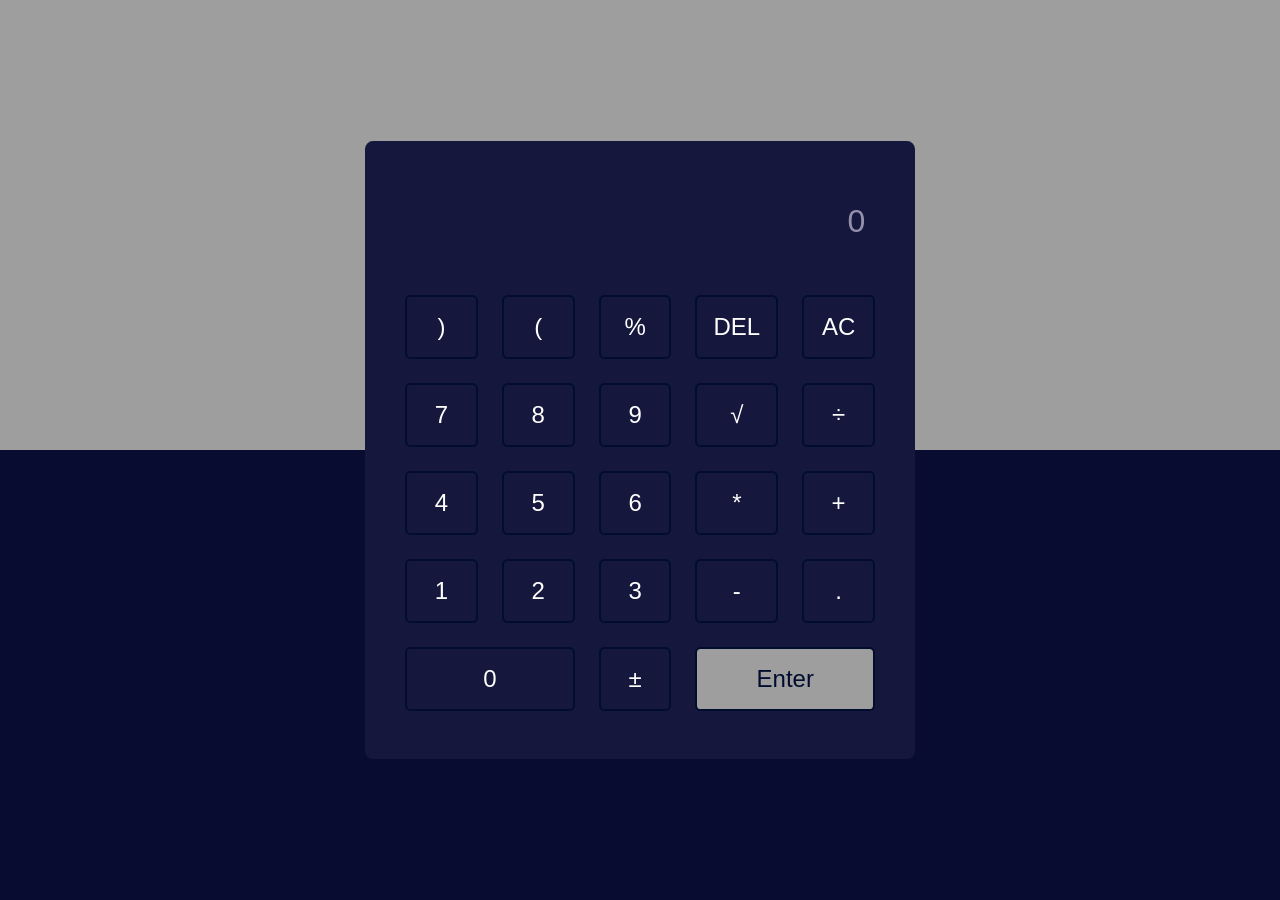
<file: Calculator/index.html>
<!DOCTYPE html>
<html lang="en">
  <head>
    <meta charset="UTF-8" />
    <meta http-equiv="X-UA-Compatible" content="IE=edge" />
    <meta name="viewport" content="width=device-width, initial-scale=1.0" />
    <link rel="stylesheet" href="style.css" />
    <title>Calculator</title>
  </head>
  <body>
    <div class="calculator">
      <div class="display">
        <input type="text" placeholder="0" id="input" disabled />
      </div>
      <div class="buttons">
        <div class="button">)</div>
        <div class="button">(</div>
        <div class="button">%</div>
        <div class="button">DEL</div>
        <div class="button">AC</div>
        <div class="button">7</div>
        <div class="button">8</div>
        <div class="button">9</div>
        <div class="button">√</div>
        <div class="button">÷</div>
        <div class="button">4</div>
        <div class="button">5</div>
        <div class="button">6</div>
        <div class="button">*</div>
        <div class="button">+</div>
        <div class="button">1</div>
        <div class="button">2</div>
        <div class="button">3</div>
        <div class="button">-</div>
        <div class="button">.</div>
        <div class="button" id="zero">0</div>
        <div class="button">±</div>
        <div class="button" id="enter">Enter</div>
      </div>
    </div>

    <script src="script.js"></script>
  </body>
</html>
</file>
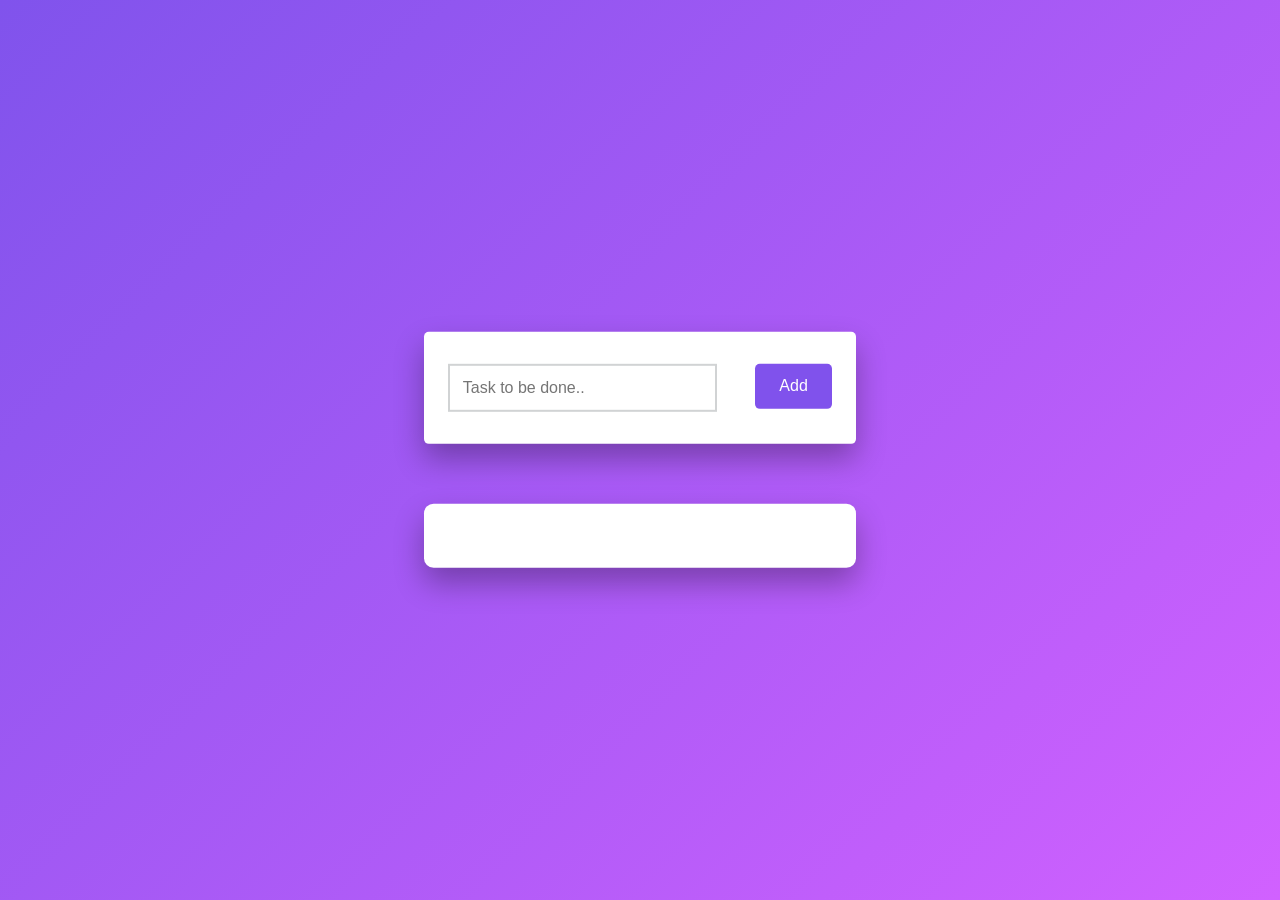
<file: ToDo-List/index.html>
<!DOCTYPE html>
<html lang="en">
  <head>
    <meta charset="UTF-8" />
    <meta http-equiv="X-UA-Compatible" content="IE=edge" />
    <meta name="viewport" content="width=device-width, initial-scale=1.0" />

    <title>To do list</title>
    <link rel="stylesheet" href="style.css" />
    <link
      rel="stylesheet"
      href="https://cdnjs.cloudflare.com/ajax/libs/font-awesome/5.15.4/css/all.min.css"
    />
  </head>
  <body>
    <div class="container">
      <div id="newtask">
        <input type="text" placeholder="Task to be done.." />
        <button id="push">Add</button>
      </div>
      <div id="tasks"></div>
    </div>
    <script src="script.js"></script>
  </body>
</html>
</file>
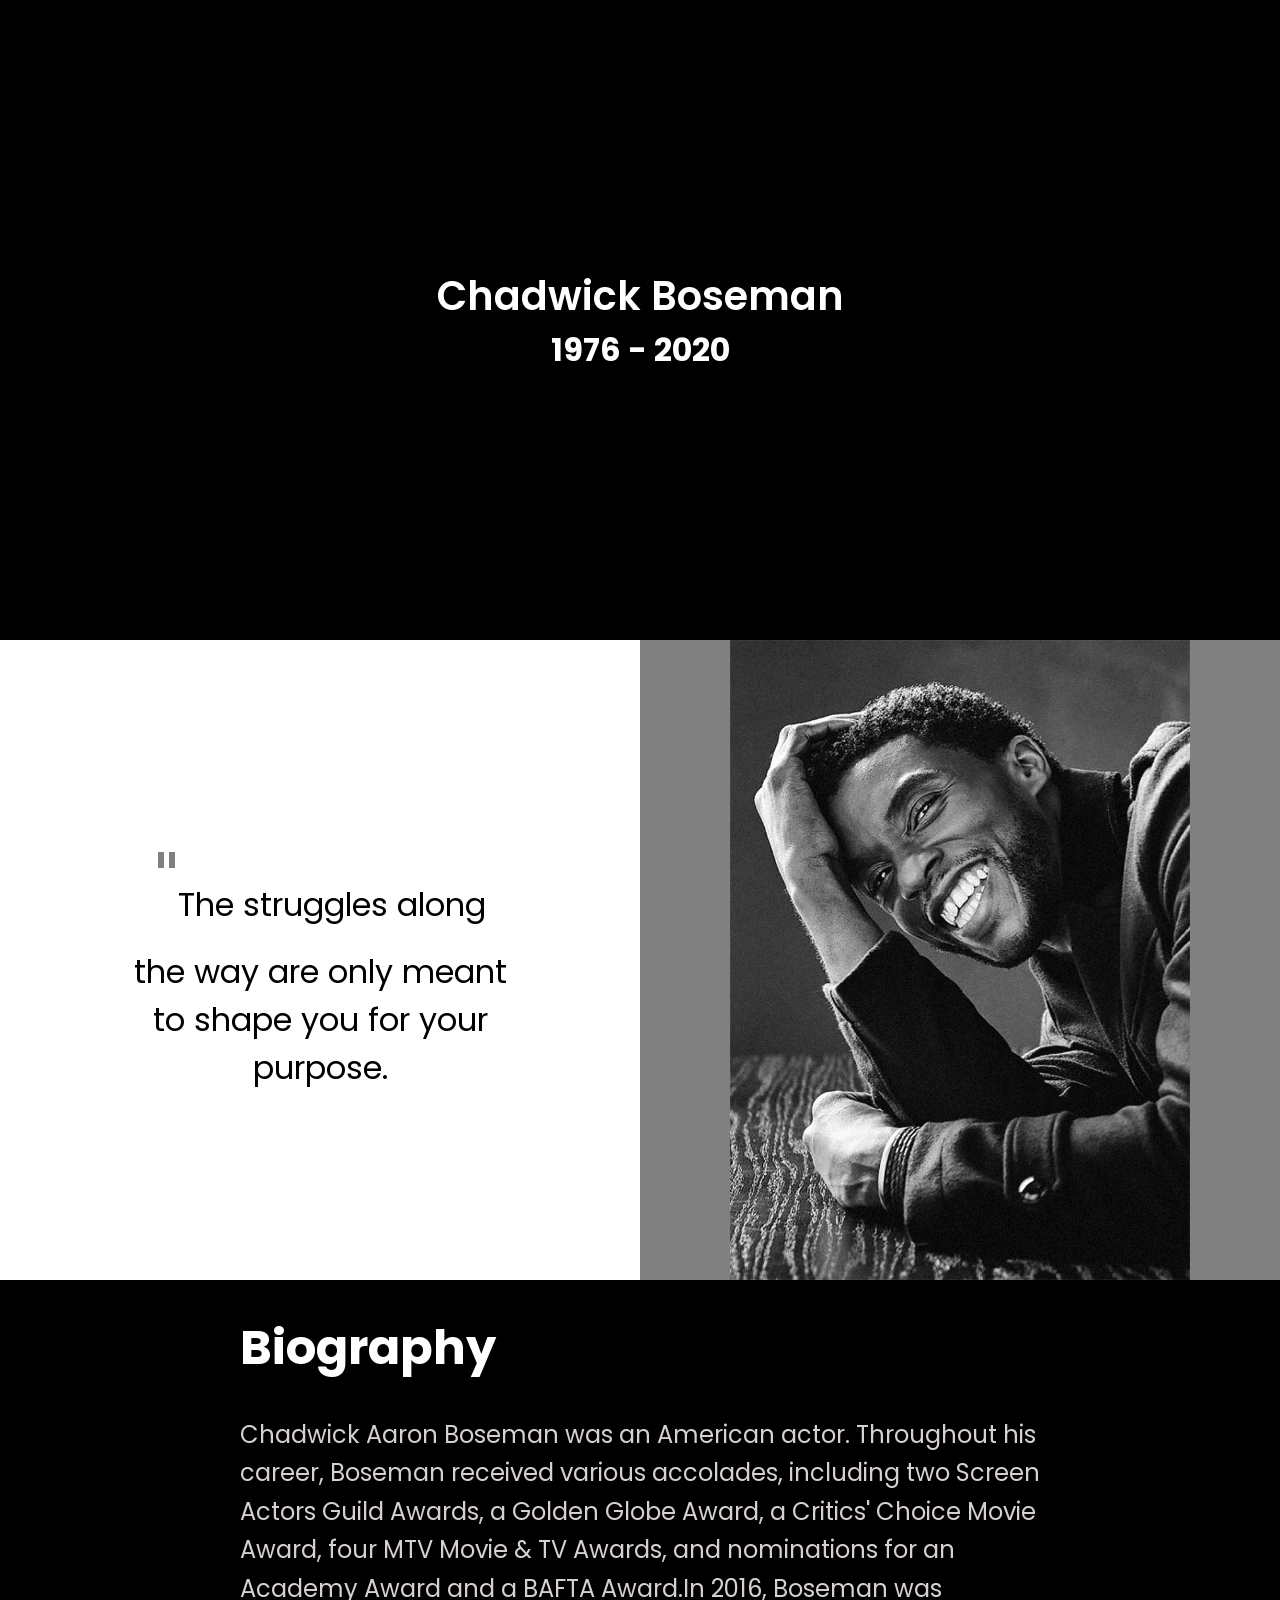
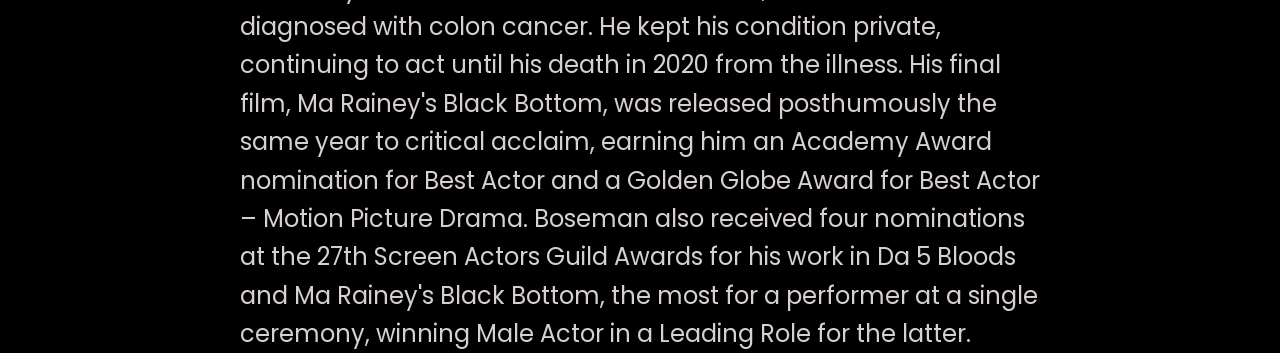
<file: TributePage/index.html>
<!DOCTYPE html>
<html lang="en">
  <head>
    <meta charset="UTF-8" />
    <meta http-equiv="X-UA-Compatible" content="IE=edge" />
    <meta
      name="viewport"
      content="width=
    , initial-scale=1.0"
    />
    <link rel="stylesheet" href="style.css" />
    <link
      href="https://unpkg.com/boxicons@2.1.2/css/boxicons.min.css"
      rel="stylesheet"
    />
    <title>Chadwick Boseman</title>
  </head>
  <body>
    <section class="name">
      <div class="content">
        <h1 class="title">Chadwick Boseman</h1>
        <h3 class="date">1976 - 2020</h3>
      </div>
    </section>
    <section class="quote">
      <div class="container">
        <div class="word">
          <p>
            <span>"</span>The struggles along the way are only meant to shape
            you for your purpose.
          </p>
        </div>
        <div class="image"><img src="avatar2.jpg" alt="" /></div>
      </div>
    </section>
    <section class="biography">
      <div>
        <div class="bio-title">
          <h1>Biography</h1>
        </div>
        <div class="bio-content">
          <p>
            Chadwick Aaron Boseman was an American actor. Throughout his career,
            Boseman received various accolades, including two Screen Actors
            Guild Awards, a Golden Globe Award, a Critics' Choice Movie Award,
            four MTV Movie & TV Awards, and nominations for an Academy Award and
            a BAFTA Award.In 2016, Boseman was diagnosed with colon cancer. He
            kept his condition private, continuing to act until his death in
            2020 from the illness. His final film, Ma Rainey's Black Bottom, was
            released posthumously the same year to critical acclaim, earning him
            an Academy Award nomination for Best Actor and a Golden Globe Award
            for Best Actor – Motion Picture Drama. Boseman also received four
            nominations at the 27th Screen Actors Guild Awards for his work in
            Da 5 Bloods and Ma Rainey's Black Bottom, the most for a performer
            at a single ceremony, winning Male Actor in a Leading Role for the
            latter.
          </p>
        </div>
      </div>
    </section>
  </body>
</html>
</file>
<file: Calculator/style.css>
* {
  margin: 0;
  padding: 0;
  box-sizing: border-box;
}
@import url("https://fonts.googleapis.com/css2?family=Roboto&display=swap");
* {
  margin: 0;
  padding: 0;
  box-sizing: border-box;
  font-family: "Roboto", sans-serif;
}

body {
  height: 100vh;
  background: linear-gradient(to bottom, #9e9e9e 50%, #090c31 50%);
}

.calculator {
  width: 550px;
  background: #15173c;
  padding: 3rem 2.5rem;
  position: absolute;
  transform: translate(-50%, -50%);
  top: 50%;
  left: 50%;
  border-radius: 0.5rem;
}

.display {
  width: 100%;
}

.display input {
  width: 100%;
  padding: 0.9rem 0.6rem;
  text-align: right;
  border: none;
  background-color: transparent;
  color: #fff;
  font-size: 2rem;
}

.display input::placeholder {
  color: #9490ac;
}

.buttons {
  display: grid;
  grid-template-columns: repeat(5, 1fr);
  grid-gap: 1.5rem;
  margin-top: 2.5rem;
}

.buttons .button {
  font-size: 1.5rem;
  padding: 1rem;
  background: transparent;
  color: #fff;
  cursor: pointer;
  border-radius: 0.35rem;
  text-align: center;
  border: 2px solid #000d2e;
}
.buttons .button:hover {
  border: none;
  box-shadow: 0 8px 25px #000d2e;
}

#enter {
  grid-column: span 2;
  background-color: #9e9e9e;
  color: #000d2e;
}

#zero {
  grid-column: span 2;
}
</file>
<file: ToDo-List/style.css>
* {
  margin: 0;
  padding: 0;
  box-sizing: border-box;
}

body {
  height: 100vh;
  background: linear-gradient(135deg, #8053ec, #d161ff);
}

.container {
  width: 40%;
  position: absolute;
  transform: translate(-50%, -50%);
  top: 50%;
  left: 50%;
  padding: 2rem 2.5rem;
}

#newtask {
  background-color: #fff;
  padding: 2rem 1.5rem;
  box-shadow: 0 15px 30px rgba(0, 0, 0, 0.3);
  border-radius: 0.3rem;
}

#newtask input {
  height: 70%;
  width: 70%;
  font-family: "Poppins", sans-serif;
  font-size: 1rem;
  border: 2px solid #d1d3d4;
  padding: 0.8rem;
  color: #111111;
  font-weight: 500;
  position: relative;
}

#newtask input:focus {
  outline: none;
  border-color: #8052ec;
}

#newtask button {
  position: relative;
  float: right;
  width: 20%;
  height: 2.8rem;
  border-radius: 0.3rem;
  font-family: "Poppins", sans-serif;
  font-weight: 500;
  font-size: 1rem;
  background-color: #8052ec;
  border: none;
  color: #fff;
  cursor: pointer;
}

#tasks {
  background-color: #fff;
  padding: 2rem 1.5rem;
  margin-top: 3.8rem;
  border-radius: 0.6rem;
  box-shadow: 0 15px 30px rgba(0, 0, 0, 0.3);
  width: 100%;
  position: relative;
}

.task {
  background-color: #fff;
  height: 3.5rem;
  padding: 0.3rem 0.6rem;
  margin-top: 0.6rem;
  display: flex;
  align-items: center;
  justify-content: space-between;
  border-bottom: 2px solid #d1d3d4;
  cursor: pointer;
}

.task span {
  font-family: "Poppins", sans-serif;
  font-size: 0.9rem;
  font-weight: 400;
}

.task button {
  background-color: #8052ec;
  color: #fff;
  height: 100%;
  width: 2.5rem;
  border-radius: 0.3rem;
  border: none;
  outline: none;
  cursor: pointer;
}

.completed {
  text-decoration: line-through;
}
</file>
<file: TributePage/style.css>
@import url("https://fonts.googleapis.com/css2?family=Poppins:wght@400;600&display=swap");
* {
  margin: 0;
  padding: 0;
  box-sizing: border-box;
  background-color: black;
  color: white;
  font-family: "Poppins", sans-serif;
}

.name {
  width: 100%;
  height: 40rem;
}

.content {
  height: 100%;
  display: flex;
  flex-direction: column;
  justify-content: center;
  align-items: center;
}

.title {
  font-weight: 600;
  font-size: 2.5rem;
}

.date {
  font-size: 2rem;
}
.quote {
  position: relative;
  height: 40rem;
}

.container {
  height: 100%;
  background: #fff;
  display: flex;
  justify-content: space-between;
}
.image {
  width: 50%;
  background: grey;
  display: flex;
  justify-content: center;
}
.image img {
  height: 100%;
}

.word {
  background: white;
  width: 50%;
  display: flex;
  justify-content: center;
  align-items: center;
}
.word span {
  background: transparent;
  color: gray;
  font-size: 5rem;
}
.word p {
  background: transparent;
  color: black;
  padding: 8rem;
  text-align: center;
  font-size: 2rem;
}
.biography {
  display: flex;
  justify-content: center;
  align-items: center;
}
.biography div {
  width: 50rem;
}

.bio-title {
  margin: 2rem 0;
}

.bio-title h1 {
  font-size: 3rem;
}

.bio-content p {
  color: rgb(215, 208, 208);
  font-size: 1.5rem;
  line-height: 1.6;
}
</file>
